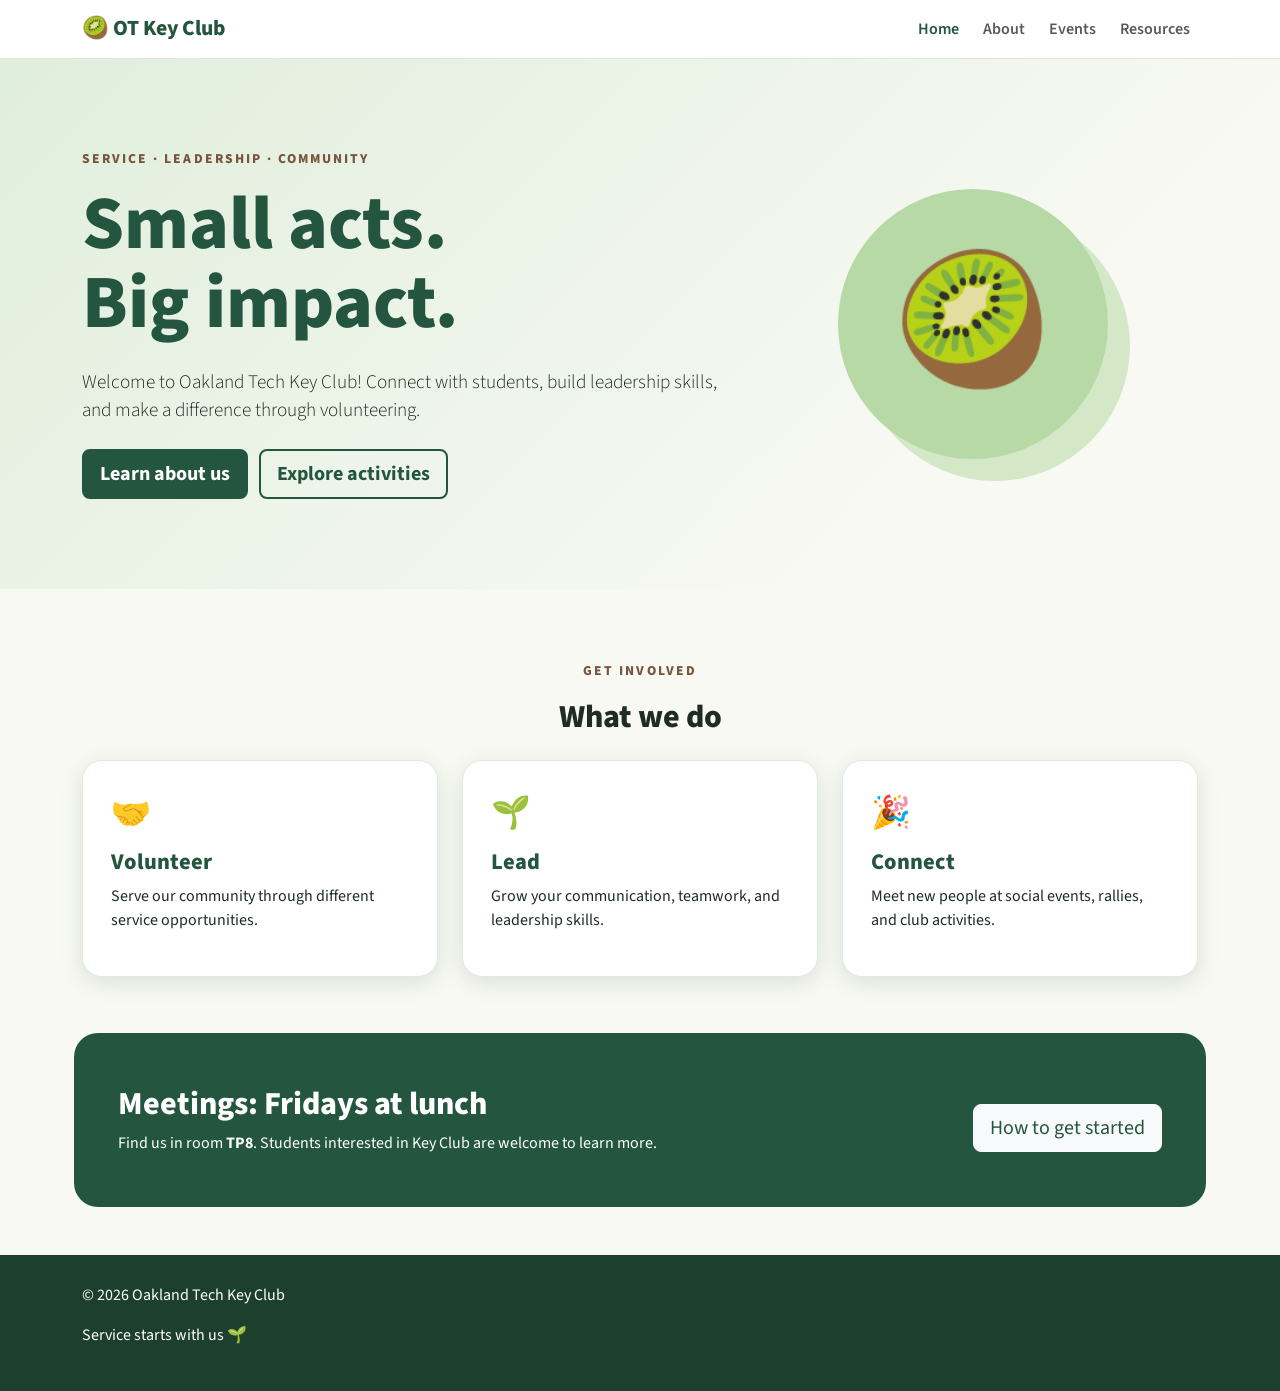
<file: index.html>
<!DOCTYPE html>
<html lang="en">
<head>
  <meta charset="UTF-8">
  <meta name="viewport" content="width=device-width, initial-scale=1.0">
  <title>Home | Oakland Tech Key Club</title>

  <link href="https://cdn.jsdelivr.net/npm/bootstrap@5.3.3/dist/css/bootstrap.min.css" rel="stylesheet">
  <link rel="stylesheet" href="style.css">
</head>

<body>

  <!-- Navbar -->
  <nav class="navbar navbar-expand-lg sticky-top">
    <div class="container">
      <a class="navbar-brand" href="index.html">🥝 OT Key Club</a>

      <button class="navbar-toggler" type="button"
        data-bs-toggle="collapse" data-bs-target="#mainNav"
        aria-controls="mainNav" aria-expanded="false"
        aria-label="Toggle navigation">
        <span class="navbar-toggler-icon"></span>
      </button>

      <div class="collapse navbar-collapse" id="mainNav">
        <ul class="navbar-nav ms-auto gap-lg-2">
          <li class="nav-item">
            <a class="nav-link active" href="index.html">Home</a>
          </li>
          <li class="nav-item">
            <a class="nav-link" href="about.html">About</a>
          </li>
          <li class="nav-item">
            <a class="nav-link" href="events.html">Events</a>
          </li>
          <li class="nav-item">
            <a class="nav-link" href="resources.html">Resources</a>
          </li>
        </ul>
      </div>
    </div>
  </nav>

  <!-- Homepage Header -->
  <header class="hero">
    <div class="container">
      <div class="row align-items-center">

        <div class="col-md-7">
          <p class="eyebrow">Service · Leadership · Community</p>

          <h1>Small acts.<br>Big impact.</h1>

          <p class="lead mt-4">
            Welcome to Oakland Tech Key Club!
            Connect with students, build leadership skills,
            and make a difference through volunteering.
          </p>

          <a href="about.html" class="btn btn-green btn-lg mt-2 me-2">
            Learn about us
          </a>

          <a href="events.html" class="btn btn-outline-green btn-lg mt-2">
            Explore activities
          </a>
        </div>

        <div class="col-md-5 text-center">
          <div class="kiwi-art">🥝</div>
        </div>

      </div>
    </div>
  </header>

  <main>

    <!-- What We Do -->
    <section class="section-pad">
      <div class="container">

        <p class="eyebrow text-center">Get involved</p>
        <h2 class="text-center mb-4">What we do</h2>

        <div class="row g-4">

          <div class="col-md-4">
            <div class="info-card">
              <span class="card-icon">🤝</span>
              <h3>Volunteer</h3>
              <p>
                Serve our community through different
                service opportunities.
              </p>
            </div>
          </div>

          <div class="col-md-4">
            <div class="info-card">
              <span class="card-icon">🌱</span>
              <h3>Lead</h3>
              <p>
                Grow your communication, teamwork,
                and leadership skills.
              </p>
            </div>
          </div>

          <div class="col-md-4">
            <div class="info-card">
              <span class="card-icon">🎉</span>
              <h3>Connect</h3>
              <p>
                Meet new people at social events,
                rallies, and club activities.
              </p>
            </div>
          </div>

        </div>
      </div>
    </section>

    <!-- Meeting Information -->
    <section class="pb-5">
      <div class="container">

        <div class="highlight row align-items-center g-3">

          <div class="col-md-8">
            <h2>Meetings: Fridays at lunch</h2>
            <p>
              Find us in room <strong>TP8</strong>.
              Students interested in Key Club
              are welcome to learn more.
            </p>
          </div>

          <div class="col-md-4 text-md-end">
            <a href="resources.html" class="btn btn-light btn-lg">
              How to get started
            </a>
          </div>

        </div>

      </div>
    </section>

  </main>

  <!-- Footer -->
  <footer>
    <div class="container">
      <p>© 2026 Oakland Tech Key Club</p>
      <p>Service starts with us 🌱</p>
    </div>
  </footer>

  <!-- Bootstrap JS -->
  <script src="https://cdn.jsdelivr.net/npm/bootstrap@5.3.3/dist/js/bootstrap.bundle.min.js"></script>

</body>
</html>
</file>
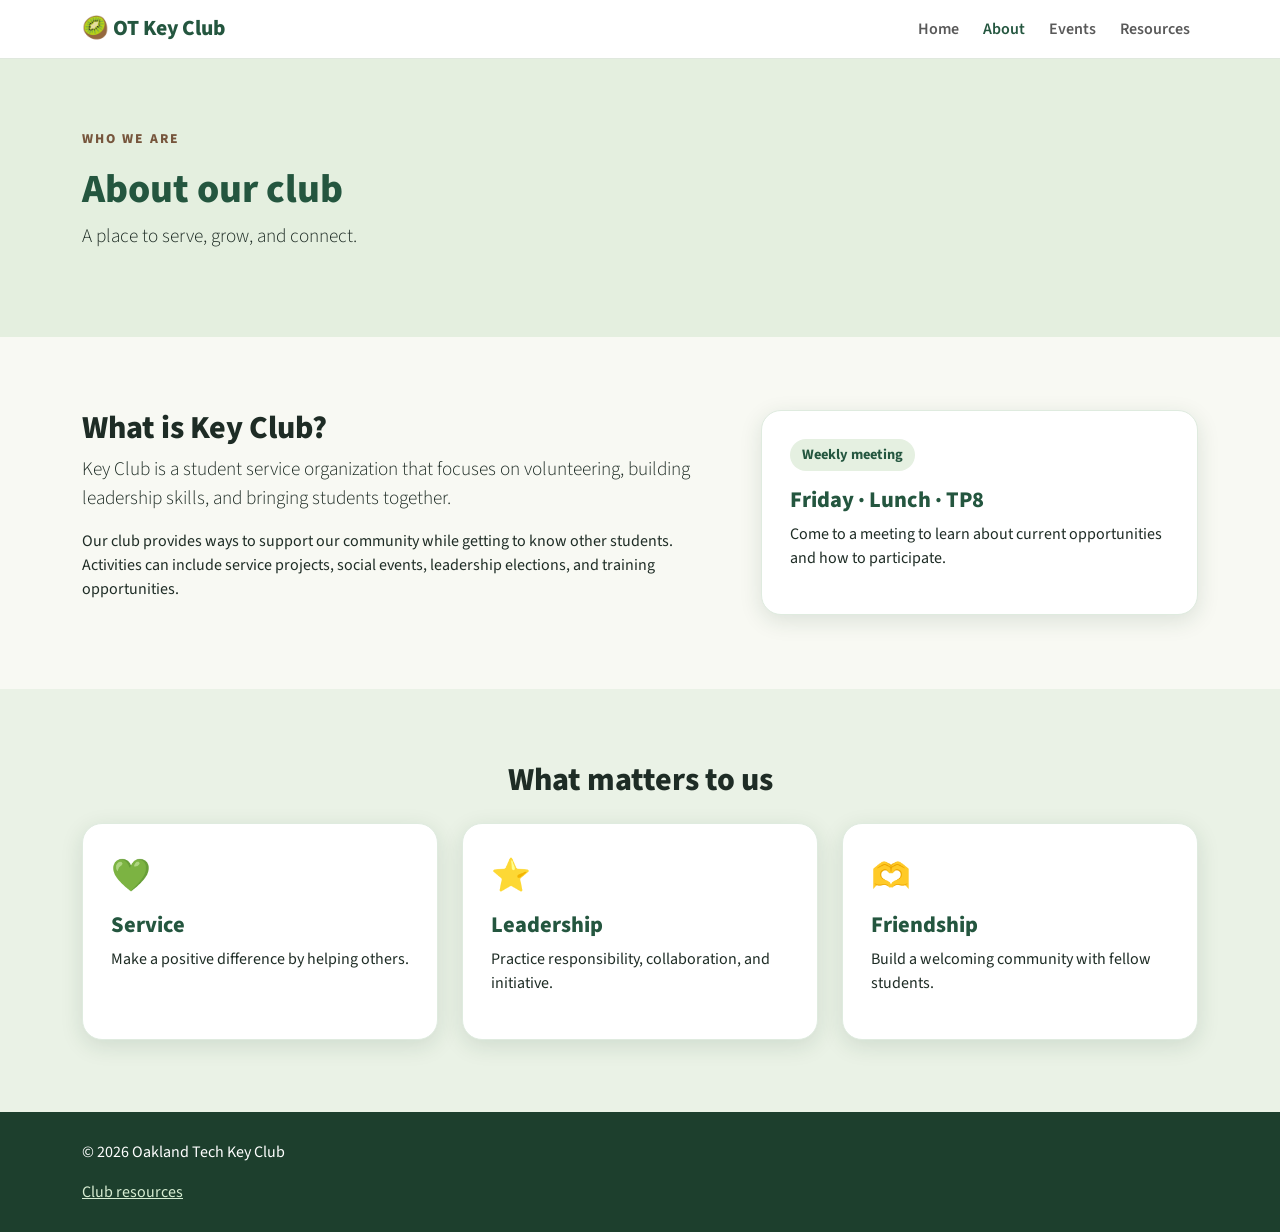
<file: about.html>
<!DOCTYPE html>
<html lang="en">
<head>
  <meta charset="UTF-8">
  <meta name="viewport" content="width=device-width, initial-scale=1.0">
  <title>About | Oakland Tech Key Club</title>

  <link href="https://cdn.jsdelivr.net/npm/bootstrap@5.3.3/dist/css/bootstrap.min.css" rel="stylesheet">
  <link rel="stylesheet" href="style.css">
</head>

<body>

  <!-- Navbar -->
  <nav class="navbar navbar-expand-lg sticky-top">
    <div class="container">
      <a class="navbar-brand" href="index.html">🥝 OT Key Club</a>

      <button class="navbar-toggler" type="button"
        data-bs-toggle="collapse" data-bs-target="#mainNav"
        aria-controls="mainNav" aria-expanded="false"
        aria-label="Toggle navigation">
        <span class="navbar-toggler-icon"></span>
      </button>

      <div class="collapse navbar-collapse" id="mainNav">
        <ul class="navbar-nav ms-auto gap-lg-2">

          <li class="nav-item">
            <a class="nav-link" href="index.html">Home</a>
          </li>

          <li class="nav-item">
            <a class="nav-link active" href="about.html">About</a>
          </li>

          <li class="nav-item">
            <a class="nav-link" href="events.html">Events</a>
          </li>

          <li class="nav-item">
            <a class="nav-link" href="resources.html">Resources</a>
          </li>

        </ul>
      </div>
    </div>
  </nav>

  <!-- Header -->
  <header class="page-header">
    <div class="container">
      <p class="eyebrow">Who we are</p>
      <h1>About our club</h1>
      <p class="lead">A place to serve, grow, and connect.</p>
    </div>
  </header>

  <main>

    <!-- About Key Club -->
    <section class="section-pad">
      <div class="container">

        <div class="row align-items-center g-5">

          <div class="col-lg-7">
            <h2>What is Key Club?</h2>

            <p class="lead">
              Key Club is a student service organization
              that focuses on volunteering, building
              leadership skills, and bringing students together.
            </p>

            <p>
              Our club provides ways to support our community
              while getting to know other students.
              Activities can include service projects,
              social events, leadership elections,
              and training opportunities.
            </p>
          </div>

          <div class="col-lg-5">
            <div class="info-card">
              <span class="tag">Weekly meeting</span>

              <h3 class="mt-3">Friday · Lunch · TP8</h3>

              <p>
                Come to a meeting to learn about current
                opportunities and how to participate.
              </p>
            </div>
          </div>

        </div>
      </div>
    </section>

    <!-- Club Values -->
    <section class="section-pad values-section">
      <div class="container">

        <h2 class="text-center mb-4">What matters to us</h2>

        <div class="row g-4">

          <div class="col-md-4">
            <div class="info-card">
              <span class="card-icon">💚</span>
              <h3>Service</h3>
              <p>
                Make a positive difference by helping others.
              </p>
            </div>
          </div>

          <div class="col-md-4">
            <div class="info-card">
              <span class="card-icon">⭐</span>
              <h3>Leadership</h3>
              <p>
                Practice responsibility, collaboration,
                and initiative.
              </p>
            </div>
          </div>

          <div class="col-md-4">
            <div class="info-card">
              <span class="card-icon">🫶</span>
              <h3>Friendship</h3>
              <p>
                Build a welcoming community with
                fellow students.
              </p>
            </div>
          </div>

        </div>

      </div>
    </section>

  </main>

  <footer>
    <div class="container">
      <p>© 2026 Oakland Tech Key Club</p>
      <a href="resources.html">Club resources</a>
    </div>
  </footer>

  <script src="https://cdn.jsdelivr.net/npm/bootstrap@5.3.3/dist/js/bootstrap.bundle.min.js"></script>

</body>
</html>
</file>
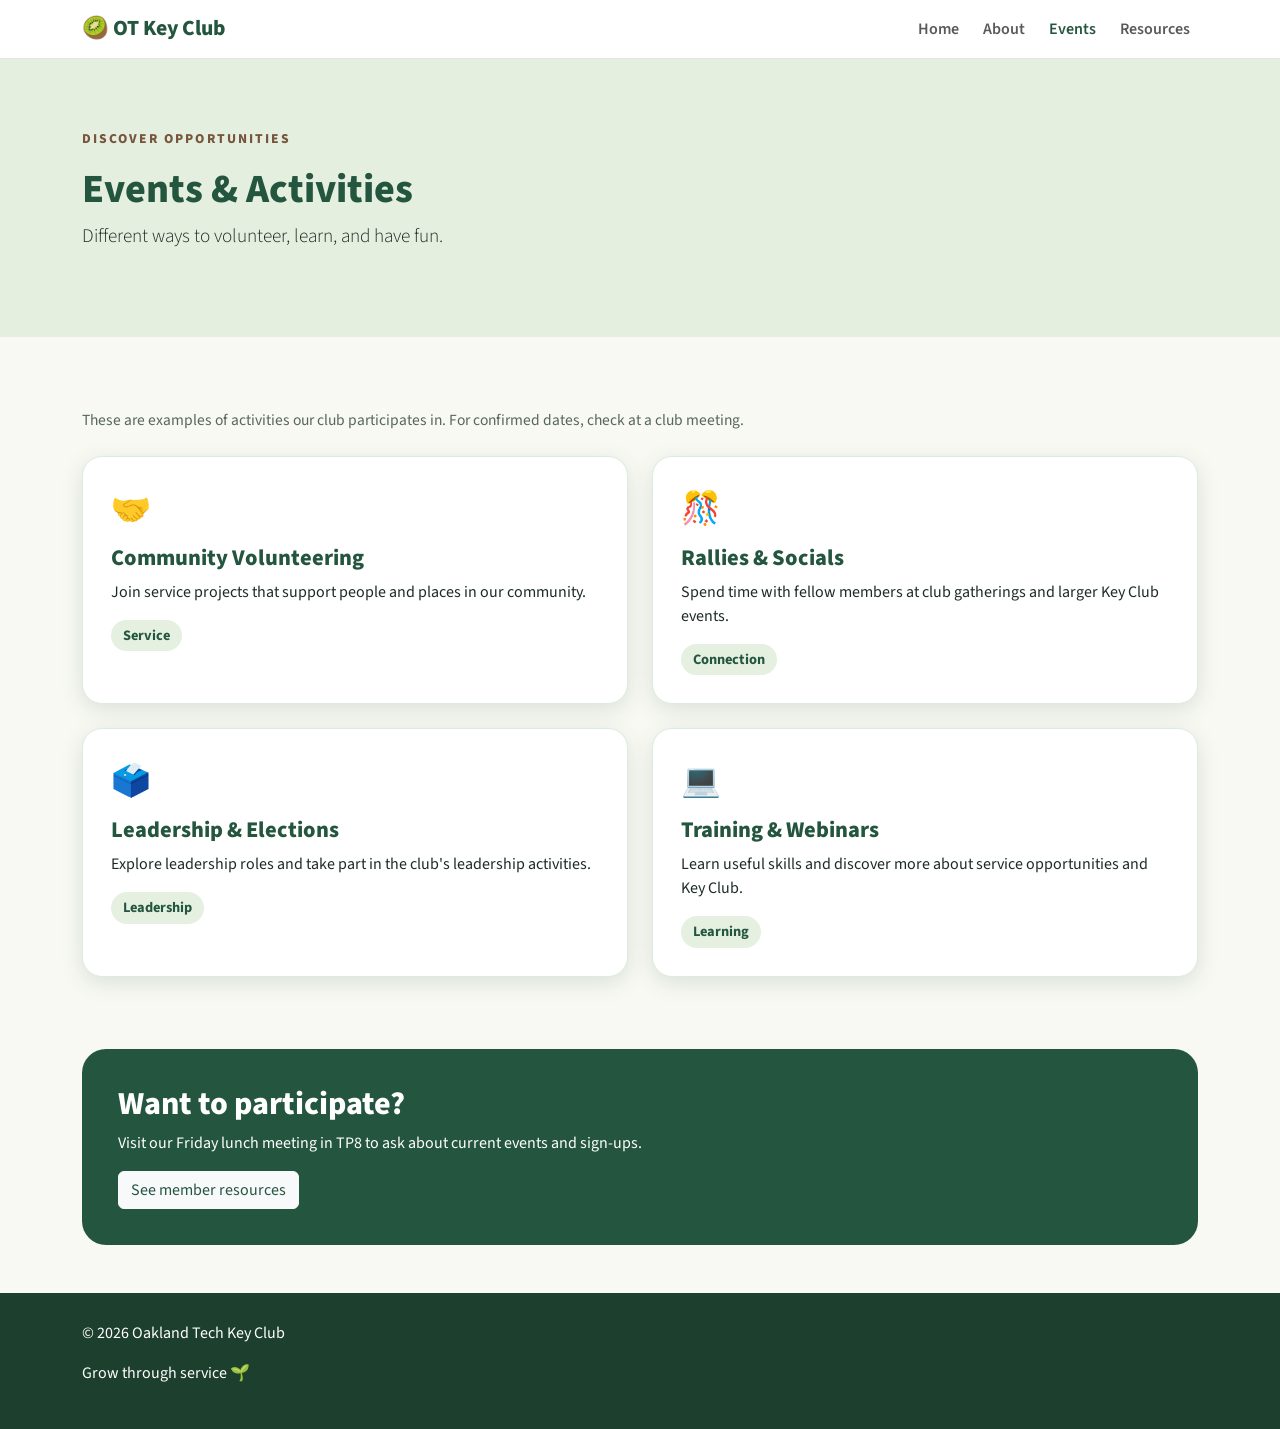
<file: events.html>
<!DOCTYPE html>
<html lang="en">
<head>
  <meta charset="UTF-8">
  <meta name="viewport" content="width=device-width, initial-scale=1.0">
  <title>Events | Oakland Tech Key Club</title>

  <link href="https://cdn.jsdelivr.net/npm/bootstrap@5.3.3/dist/css/bootstrap.min.css" rel="stylesheet">
  <link rel="stylesheet" href="style.css">
</head>

<body>

  <!-- Navbar -->
  <nav class="navbar navbar-expand-lg sticky-top">
    <div class="container">
      <a class="navbar-brand" href="index.html">🥝 OT Key Club</a>

      <button class="navbar-toggler" type="button"
        data-bs-toggle="collapse" data-bs-target="#mainNav"
        aria-controls="mainNav" aria-expanded="false"
        aria-label="Toggle navigation">
        <span class="navbar-toggler-icon"></span>
      </button>

      <div class="collapse navbar-collapse" id="mainNav">
        <ul class="navbar-nav ms-auto gap-lg-2">

          <li class="nav-item">
            <a class="nav-link" href="index.html">Home</a>
          </li>

          <li class="nav-item">
            <a class="nav-link" href="about.html">About</a>
          </li>

          <li class="nav-item">
            <a class="nav-link active" href="events.html">Events</a>
          </li>

          <li class="nav-item">
            <a class="nav-link" href="resources.html">Resources</a>
          </li>

        </ul>
      </div>
    </div>
  </nav>

  <!-- Header -->
  <header class="page-header">
    <div class="container">
      <p class="eyebrow">Discover opportunities</p>
      <h1>Events & Activities</h1>

      <p class="lead">
        Different ways to volunteer, learn, and have fun.
      </p>
    </div>
  </header>

  <main>

    <section class="section-pad">
      <div class="container">

        <p class="small-note mb-4">
          These are examples of activities our club participates in.
          For confirmed dates, check at a club meeting.
        </p>

        <div class="row g-4">

          <!-- Volunteering -->
          <div class="col-md-6">
            <div class="info-card">
              <span class="card-icon">🤝</span>

              <h3>Community Volunteering</h3>

              <p>
                Join service projects that support people
                and places in our community.
              </p>

              <span class="tag">Service</span>
            </div>
          </div>

          <!-- Social Events -->
          <div class="col-md-6">
            <div class="info-card">
              <span class="card-icon">🎊</span>

              <h3>Rallies & Socials</h3>

              <p>
                Spend time with fellow members at club
                gatherings and larger Key Club events.
              </p>

              <span class="tag">Connection</span>
            </div>
          </div>

          <!-- Leadership -->
          <div class="col-md-6">
            <div class="info-card">
              <span class="card-icon">🗳️</span>

              <h3>Leadership & Elections</h3>

              <p>
                Explore leadership roles and take part
                in the club's leadership activities.
              </p>

              <span class="tag">Leadership</span>
            </div>
          </div>

          <!-- Training -->
          <div class="col-md-6">
            <div class="info-card">
              <span class="card-icon">💻</span>

              <h3>Training & Webinars</h3>

              <p>
                Learn useful skills and discover more about
                service opportunities and Key Club.
              </p>

              <span class="tag">Learning</span>
            </div>
          </div>

        </div>
      </div>
    </section>

    <!-- Join Events -->
    <section class="pb-5">
      <div class="container">

        <div class="highlight">
          <h2>Want to participate?</h2>

          <p>
            Visit our Friday lunch meeting in TP8
            to ask about current events and sign-ups.
          </p>

          <a class="btn btn-light" href="resources.html">
            See member resources
          </a>
        </div>

      </div>
    </section>

  </main>

  <footer>
    <div class="container">
      <p>© 2026 Oakland Tech Key Club</p>
      <p>Grow through service 🌱</p>
    </div>
  </footer>

  <script src="https://cdn.jsdelivr.net/npm/bootstrap@5.3.3/dist/js/bootstrap.bundle.min.js"></script>

</body>
</html>
</file>
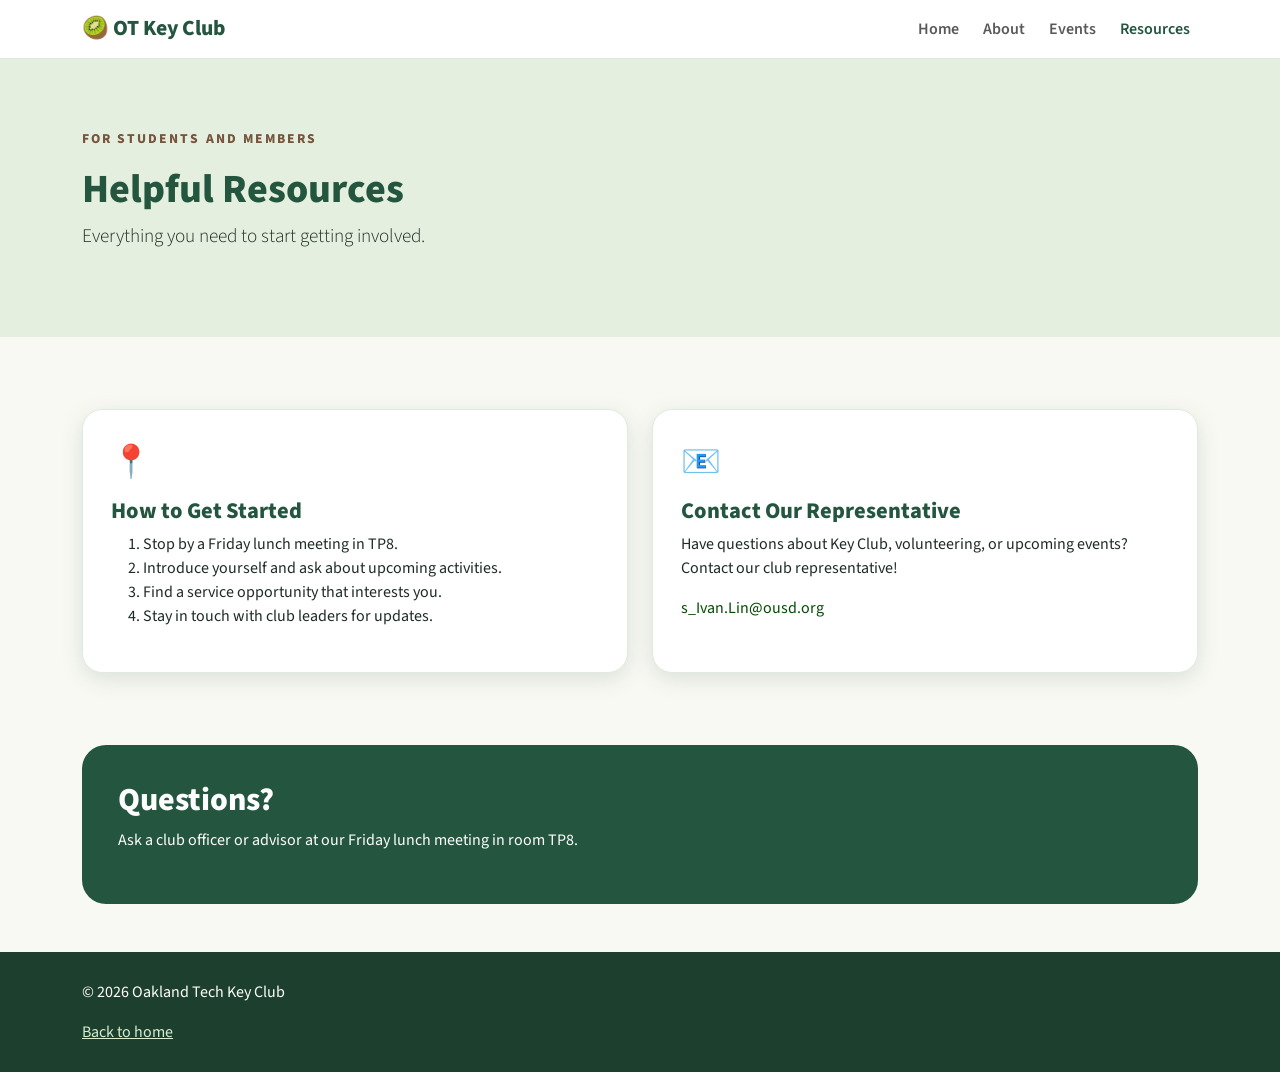
<file: resources.html>
<!DOCTYPE html>
<html lang="en">
<head>
  <meta charset="UTF-8">
  <meta name="viewport" content="width=device-width, initial-scale=1.0">
  <title>Resources | Oakland Tech Key Club</title>

  <link href="https://cdn.jsdelivr.net/npm/bootstrap@5.3.3/dist/css/bootstrap.min.css" rel="stylesheet">
  <link rel="stylesheet" href="style.css">
</head>

<body>

  <!-- Navbar -->
  <nav class="navbar navbar-expand-lg sticky-top">
    <div class="container">
      <a class="navbar-brand" href="index.html">🥝 OT Key Club</a>

      <button class="navbar-toggler" type="button"
        data-bs-toggle="collapse" data-bs-target="#mainNav"
        aria-controls="mainNav" aria-expanded="false"
        aria-label="Toggle navigation">
        <span class="navbar-toggler-icon"></span>
      </button>

      <div class="collapse navbar-collapse" id="mainNav">
        <ul class="navbar-nav ms-auto gap-lg-2">

          <li class="nav-item">
            <a class="nav-link" href="index.html">Home</a>
          </li>

          <li class="nav-item">
            <a class="nav-link" href="about.html">About</a>
          </li>

          <li class="nav-item">
            <a class="nav-link" href="events.html">Events</a>
          </li>

          <li class="nav-item">
            <a class="nav-link active" href="resources.html">
              Resources
            </a>
          </li>

        </ul>
      </div>
    </div>
  </nav>

  <!-- Header -->
  <header class="page-header">
    <div class="container">

      <p class="eyebrow">For students and members</p>

      <h1>Helpful Resources</h1>

      <p class="lead">
        Everything you need to start getting involved.
      </p>

    </div>
  </header>

  <main>

    <section class="section-pad">
      <div class="container">

        <div class="row g-4">

          <!-- How to Join -->
          <div class="col-lg-6">
            <div class="info-card">

              <span class="card-icon">📍</span>
              <h3>How to Get Started</h3>

              <ol>
                <li>Stop by a Friday lunch meeting in TP8.</li>
                <li>Introduce yourself and ask about upcoming activities.</li>
                <li>Find a service opportunity that interests you.</li>
                <li>Stay in touch with club leaders for updates.</li>
              </ol>

            </div>
          </div>

          <div class="col-lg-6">
  <div class="info-card">

    <span class="card-icon">📧</span>
    <h3>Contact Our Representative</h3>

    <p>
      Have questions about Key Club, volunteering,
      or upcoming events? Contact our club
      representative!
    </p>

    <p style="color: rgb(6, 74, 4);">s_Ivan.Lin@ousd.org</p>

  </div>
</div>

        </div>

      </div>
    </section>

    <!-- Questions -->
    <section class="pb-5">
      <div class="container">

        <div class="highlight">
          <h2>Questions?</h2>

          <p>
            Ask a club officer or advisor at our
            Friday lunch meeting in room TP8.
          </p>
        </div>

      </div>
    </section>

  </main>

  <footer>
    <div class="container">
      <p>© 2026 Oakland Tech Key Club</p>
      <a href="index.html">Back to home</a>
    </div>
  </footer>

  <script src="https://cdn.jsdelivr.net/npm/bootstrap@5.3.3/dist/js/bootstrap.bundle.min.js"></script>

</body>
</html>
</file>
<file: style.css>
@import url('https://fonts.googleapis.com/css2?family=Source+Sans+3:wght@400;500;600;700;800&display=swap');

/* Main Colors */
:root {
  --green: #24563f;
  --light-green: #e4efdf;
  --dark: #1e2c25;
  --brown: #76553c;
  --cream: #f8f9f3;
}

/* Body */
body {
  font-family: 'Source Sans 3', sans-serif;
  color: var(--dark);
  background: var(--cream);
}

/* Links */
a {
  color: var(--green);
}

a:hover {
  color: #153b29;
}

/* Navbar */
.navbar {
  background: white;
  border-bottom: 1px solid #e0e8de;
}

.navbar-brand {
  color: var(--green);
  font-weight: 800;
  font-size: 1.35rem;
}

.navbar-brand:hover {
  color: var(--green);
}

.nav-link {
  font-weight: 600;
}

.nav-link:hover,
.nav-link.active {
  color: var(--green) !important;
}

/* Buttons */
.btn-green {
  background: var(--green);
  color: white;
  border: 2px solid var(--green);
  font-weight: 700;
}

.btn-green:hover {
  background: #173b2a;
  border-color: #173b2a;
  color: white;
}

.btn-outline-green {
  border: 2px solid var(--green);
  color: var(--green);
  font-weight: 700;
}

.btn-outline-green:hover {
  background: var(--green);
  color: white;
}

/* Sections */
.section-pad {
  padding: 72px 0;
}

/* Headings */
h1, h2, h3 {
  font-weight: 800;
}

.eyebrow {
  color: var(--brown);
  text-transform: uppercase;
  letter-spacing: .15em;
  font-size: .85rem;
  font-weight: 800;
}

/* Homepage Hero */
.hero {
  background: linear-gradient(
    135deg,
    #e0eedc 0%,
    #f8f9f3 75%
  );
  padding: 90px 0;
}

.hero h1 {
  color: var(--green);
  font-size: clamp(2.7rem, 6vw, 4.7rem);
  line-height: 1.05;
}

.lead {
  font-size: 1.2rem;
}

/* Kiwi Image */
.kiwi-art {
  width: 270px;
  height: 270px;
  background: #b7d9a5;
  border-radius: 50%;
  display: grid;
  place-items: center;
  font-size: 8rem;
  margin: 0 auto;
  box-shadow: 22px 22px 0 #d4e8c8;
}

/* Cards */
.info-card {
  height: 100%;
  padding: 28px;
  border: 1px solid #dfebdf;
  border-radius: 20px;
  background: white;
  box-shadow: 0 6px 22px #183d2720;
}

.info-card h3 {
  color: var(--green);
  font-size: 1.4rem;
}

.card-icon {
  font-size: 2rem;
  display: inline-block;
  margin-bottom: 12px;
}

/* Highlight Section */
.highlight {
  background: var(--green);
  color: white;
  border-radius: 24px;
  padding: 36px;
}

.highlight h2 {
  color: white;
}

.highlight .btn-light {
  color: var(--green);
}

/* Page Headers */
.page-header {
  background: var(--light-green);
  padding: 70px 0;
}

.page-header h1 {
  color: var(--green);
}

/* About Page */
.values-section {
  background: #eaf2e6;
}

/* Events Page */
.small-note {
  color: #57675a;
  font-size: .97rem;
}

/* Tags */
.tag {
  display: inline-block;
  background: #e5f0e1;
  color: var(--green);
  padding: 5px 12px;
  border-radius: 30px;
  font-weight: 700;
  font-size: .9rem;
}

/* Resources Page */
.resource-link {
  display: block;
  color: var(--green);
  font-weight: 700;
  text-decoration: none;
}

.resource-link:hover {
  text-decoration: underline;
}

/* Footer */
footer {
  background: #1d3f2d;
  color: white;
  padding: 28px 0;
}

footer a {
  color: #d7edd2;
}

footer a:hover {
  color: white;
}

/* Mobile Screen */
@media (max-width: 767px) {
  .section-pad {
    padding: 52px 0;
  }

  .hero {
    padding: 65px 0;
  }

  .kiwi-art {
    width: 195px;
    height: 195px;
    font-size: 6rem;
    margin-top: 36px;
  }
}
</file>
